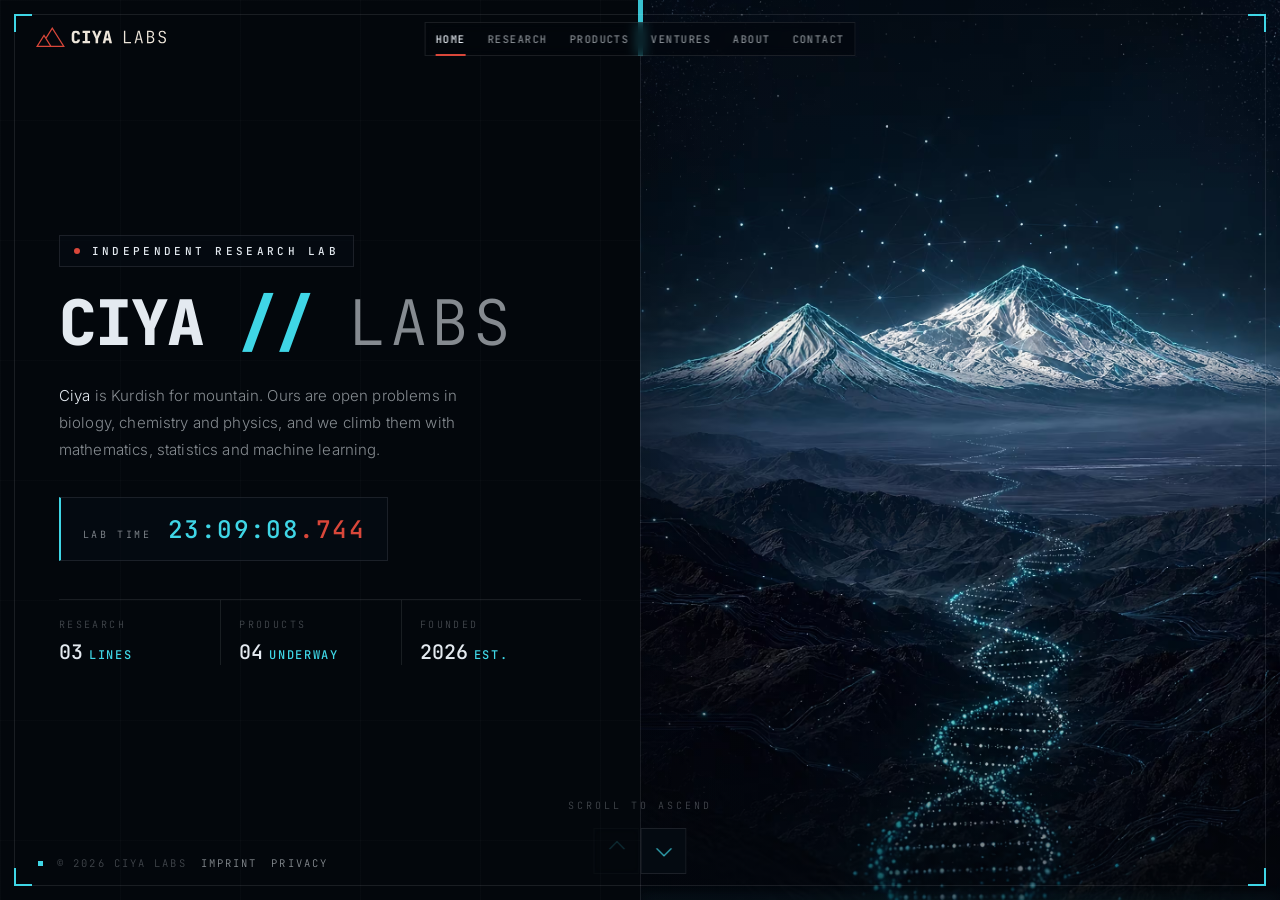
<file: index.html>
<!DOCTYPE html>
<!--
  Ciya Labs - website
  Layout and scroll engine based on the Machina template by TemplateMo
  (https://templatemo.com/tm-632-machina), heavily modified.
-->
<html lang="en">
    <head>
        <meta charset="UTF-8">
        <meta name="viewport" content="width=device-width, initial-scale=1.0">
        <title>Ciya Labs — Applied science, built into software</title>
        <meta name="description"
              content="Ciya Labs is an independent research lab. We apply mathematics, statistics and machine learning to open problems in biology, chemistry and physics: world models for biological design, systematic trading and whole brain emulation.">
        <meta name="theme-color" content="#03070C">
        <meta property="og:type" content="website">
        <meta property="og:title" content="Ciya Labs — Applied science, built into software">
        <meta property="og:description"
              content="Independent research lab: machine learning, computational biology and quantitative systems, turned into software we use every day.">
        <meta property="og:image" content="https://ciyalabs.com/assets/img/og.jpg">
        <link rel="icon" href="assets/logo/favicon.svg" type="image/svg+xml">
        <link rel="icon" href="favicon.ico" sizes="any">
        <link rel="apple-touch-icon" href="assets/logo/apple-touch-icon-180.png">
        <link rel="preload" href="assets/fonts/JetBrainsMono-var.woff2" as="font" type="font/woff2" crossorigin>
        <link rel="preload" href="assets/fonts/Inter-var.woff2" as="font" type="font/woff2" crossorigin>
        <link rel="stylesheet" href="assets/css/ciya.css?v=20261022a">
    </head>
    <body>
        <a class="skip-link" href="#main">SKIP TO CONTENT</a>
        <!-- ============================================================ -->
        <!-- HUD OVERLAY - fixed frame, navigation, progress              -->
        <!-- ============================================================ -->
        <header class="hud">
            <div class="hud-frame" aria-hidden="true">
                <span class="ck"></span>
            </div>
            <a class="hud-item hud-brand" href="#home" data-go="0" aria-label="Ciya Labs, home">
                <img src="assets/logo/ciya-logo-horizontal-dark-duo.svg" alt="Ciya Labs" width="130" height="20">
            </a>
            <nav class="hud-item hud-nav" aria-label="Sections">
                <a class="nav-btn active" href="#home" data-go="0"><span class="l">HOME</span></a>
                <a class="nav-btn" href="#research" data-go="1"><span class="l">RESEARCH</span></a>
                <a class="nav-btn" href="#products" data-go="2"><span class="l">PRODUCTS</span></a>
                <a class="nav-btn" href="#ventures" data-go="3"><span class="l">VENTURES</span></a>
                <a class="nav-btn" href="#about" data-go="4"><span class="l">ABOUT</span></a>
                <a class="nav-btn" href="#contact" data-go="5"><span class="l">CONTACT</span></a>
            </nav>
            <div class="hud-item hud-legal">
                <span class="dot" aria-hidden="true"></span>
                <span>&copy; <span class="year">2026</span> CIYA LABS</span>
                <a href="imprint.html">IMPRINT</a>
                <a href="privacy.html">PRIVACY</a>
            </div>
            <div class="hud-item hud-hint" id="hud-hint" aria-hidden="true">SCROLL TO ASCEND</div>
            <div class="hud-item hud-arrows">
                <button class="arrow-btn up" id="arrow-up" aria-label="Previous section" disabled>
                    <span class="chev" aria-hidden="true"></span>
                </button>
                <button class="arrow-btn down" id="arrow-down" aria-label="Next section">
                    <span class="chev" aria-hidden="true"></span>
                </button>
            </div>
        </header>
        <span class="seam" aria-hidden="true"></span>
        <main class="stage" id="main">
            <!-- ========================================================== -->
            <!-- BLOCK 1 // HOME                                             -->
            <!-- ========================================================== -->
            <section class="panel t-left" data-i="0" id="home" aria-labelledby="home-title">
                <div class="panel-inner">
                    <p class="eyebrow tag reveal">Independent research lab</p>
                    <h1 class="hero-title one-line reveal" id="home-title">
                        CIYA <span class="slash">//</span> <span class="thin">LABS</span>
                    </h1>
                    <p class="lede reveal"><em>Ciya</em> is Kurdish for mountain. Ours are open problems in biology,
                        chemistry and physics, and we climb them with mathematics, statistics and machine learning.</p>
                    <div class="clock-shell reveal" role="timer" aria-label="Local time at the lab">
                        <span class="clock-label">LAB TIME</span>
                        <span id="live-clock">00:00:00<span class="ms">.000</span></span>
                    </div>
                    <div class="spec-row reveal">
                        <div class="spec-cell"><span class="k">RESEARCH</span><span class="v">03<small>LINES</small></span></div>
                        <div class="spec-cell"><span class="k">PRODUCTS</span><span class="v">04<small>UNDERWAY</small></span></div>
                        <div class="spec-cell"><span class="k">FOUNDED</span><span class="v">2026<small>EST.</small></span></div>
                    </div>
                </div>
            </section>
            <section class="panel t-right panel-media" data-i="0" aria-label="Summit visual">
                <figure class="media-frame hero">
                    <picture>
                        <source srcset="assets/img/hero.avif" type="image/avif">
                        <source srcset="assets/img/hero.webp" type="image/webp">
                        <img src="assets/img/hero.jpg"
                             alt="Two snow-capped peaks at night, traced by a glowing wireframe, under a constellation of network nodes; a DNA helix of light winds through the valley below."
                             width="1600" height="2000" loading="eager" fetchpriority="high">
                    </picture>
                    <span class="scanline" aria-hidden="true"></span>
                </figure>
            </section>
            <!-- ========================================================== -->
            <!-- BLOCK 2 // RESEARCH                                         -->
            <!-- ========================================================== -->
            <section class="panel t-left" data-i="1" id="research" aria-labelledby="research-title">
                <div class="panel-inner">
                    <p class="eyebrow reveal">Research</p>
                    <h2 class="section-title reveal" id="research-title">RESEARCH <span class="slash">//</span> <span class="thin">LINES</span></h2>
                    <p class="lede reveal">Open problems we work on. Every line ends in code, a report, or both, and the
                        null results get written up too.</p>
                    <div class="accordion reveal" id="accordion">
                        <div class="acc-item">
                            <button class="acc-head" aria-expanded="false" aria-controls="acc-1" id="acc-h1">
                                <span class="acc-title">BioDreamer <small>WORLD MODELS</small></span>
                                <span class="acc-icon" aria-hidden="true"></span>
                            </button>
                            <div class="acc-body" id="acc-1" role="region" aria-labelledby="acc-h1">
                                <p>World models for biological design. JEPA-based world models and Active Inference learn
                                    latent simulators of molecular dynamics, protein fitness landscapes and gene regulatory
                                    networks, then plan multi-step interventions in imagination before paying for a real
                                    experiment.</p>
                                <div class="data-strip"><span>JEPA</span><span>ACTIVE INFERENCE</span><span>PROTEIN DESIGN</span></div>
                                <div class="link-row">
                                    <a class="ext" href="https://biodreamer.ciyalabs.com/" target="_blank" rel="noopener">Homepage</a>
                                </div>
                            </div>
                        </div>
                        <div class="acc-item">
                            <button class="acc-head" aria-expanded="false" aria-controls="acc-2" id="acc-h2">
                                <span class="acc-title">HydraTrade <small>SYSTEMATIC TRADING</small></span>
                                <span class="acc-icon" aria-hidden="true"></span>
                            </button>
                            <div class="acc-body" id="acc-2" role="region" aria-labelledby="acc-h2">
                                <p>Machine learning on markets, with the failures on record. Predicting the direction of the
                                    largest coins did not work (out-of-sample AUC 0.50–0.55). Ranking a point-in-time
                                    universe of coins against each other, market-neutral, did, and now runs unattended.
                                    A second report shows an equity edge dissolving into survivorship bias.</p>
                                <div class="data-strip"><span>CROSS-SECTIONAL</span><span>WALK-FORWARD</span><span>NULL RESULTS</span></div>
                                <div class="link-row">
                                    <a class="ext" href="https://hydratrade.ciyalabs.com/" target="_blank" rel="noopener">Homepage</a>
                                </div>
                            </div>
                        </div>
                        <div class="acc-item">
                            <button class="acc-head" aria-expanded="false" aria-controls="acc-3" id="acc-h3">
                                <span class="acc-title">Theseus <small>WHOLE BRAIN EMULATION</small></span>
                                <span class="acc-icon" aria-hidden="true"></span>
                            </button>
                            <div class="acc-body" id="acc-3" role="region" aria-labelledby="acc-h3">
                                <p>How much of a mind survives the scan? Theseus works to close the distance to
                                    downloading a human mind and uploading it again. The name comes from the Ship of
                                    Theseus: if every plank of a ship is replaced, one by one, is it still the same ship?
                                    A mind carried over to a new substrate faces the same question.</p>
                                <div class="data-strip"><span>WHOLE BRAIN EMULATION</span><span>MIND UPLOADING</span><span>PERSONAL IDENTITY</span></div>
                                <div class="link-row">
                                    <a class="ext" href="https://theseus.ciyalabs.com/" target="_blank" rel="noopener">Homepage</a>
                                </div>
                            </div>
                        </div>
                    </div>
                </div>
            </section>
            <section class="panel t-right panel-media" data-i="1" aria-label="Research scope: live visual of the selected research line">
                <div class="scope" id="scope">
                    <canvas id="scope-canvas" aria-hidden="true"></canvas>
                    <span class="scope-chip" id="scope-chip">CIYA LABS</span>
                    <div class="scope-read" aria-live="polite">
                        <span class="cap" id="scope-cap">REVERSE DIFFUSION // NOISE TO STRUCTURE</span>
                        <span id="scope-data">STEP 1000 / 1000</span>
                    </div>
                </div>
            </section>
            <!-- ========================================================== -->
            <!-- BLOCK 3 // PRODUCTS                                         -->
            <!-- ========================================================== -->
            <section class="panel t-left panel-media" data-i="2" aria-label="Product roadmap">
                <div class="roadmap">
                    <div class="roadmap-head">
                        <span class="live">ROADMAP</span>
                        <span>UPDATED OCTOBER 2026</span>
                    </div>
                    <ol class="rm-list">
                        <li class="rm-step is-now">
                            <span class="rm-when">NOW</span>
                            <div class="rm-body">
                                <b>Running in-house</b>
                                <span>Biryar runs our own trading business every day: sourcing, repricing, stock,
                                    cash and tax.</span>
                            </div>
                        </li>
                        <li class="rm-step">
                            <span class="rm-when">Q1 2027</span>
                            <div class="rm-body">
                                <b>Biryar Source beta</b>
                                <span>Opens to invited amazon.de sellers. The HydraTrade Research letter
                                    starts.</span>
                            </div>
                        </li>
                        <li class="rm-step">
                            <span class="rm-when">Q2 2027</span>
                            <div class="rm-body">
                                <b>Source launch, Biryar Tax beta</b>
                                <span>Source becomes available to all sellers, with a browser extension. Biryar
                                    Tax opens before the annual returns are due.</span>
                            </div>
                        </li>
                        <li class="rm-step">
                            <span class="rm-when">Q3 2027</span>
                            <div class="rm-body">
                                <b>Biryar Pro</b>
                                <span>Repricing, stock and cash planning, with Biryar Tax included.</span>
                            </div>
                        </li>
                        <li class="rm-step">
                            <span class="rm-when">2028</span>
                            <div class="rm-body">
                                <b>More for larger sellers</b>
                                <span>Reimbursement checks, drafted buyer replies and supplier-to-listing
                                    automation.</span>
                            </div>
                        </li>
                    </ol>
                    <p class="rm-foot">Dates are targets. Each step ships when the one before it works for real
                        users.</p>
                    <a class="ext rm-cta" href="mailto:info@ciyalabs.com?subject=Biryar%20beta">Join the beta</a>
                </div>
            </section>
            <section class="panel t-right" data-i="2" id="products" aria-labelledby="products-title">
                <div class="panel-inner carousel-panel">
                    <div class="head">
                        <p class="eyebrow reveal">Products</p>
                        <h2 class="section-title reveal" id="products-title">OUR <span class="slash">//</span> <span class="thin">PRODUCTS</span></h2>
                        <p class="lede reveal">Tools we use every day, opened to others step by step. The revenue
                            funds our research.</p>
                    </div>
                    <div class="c3d-stage reveal" id="c3d-stage" aria-label="Rotating product cards, drag to rotate">
                        <div class="c3d" id="c3d">
                            <article class="c3d-card">
                                <div class="card-face face-front">
                                    <span class="c-id">FOR AMAZON SELLERS</span>
                                    <h3 class="c-name">Biryar Source</h3>
                                    <p class="c-desc">Checks supplier price lists against amazon.de: fees, profit, gating and compliance for every item, plus German manufacturers worth contacting.</p>
                                    <p class="c-fig">BETA<small>Q1 2027</small></p>
                                </div>
                                <div class="card-face face-back" aria-hidden="true">
                                    <span class="back-id">PLATFORMS</span>
                                    <span class="back-rule"></span>
                                    <span class="back-label">WEB APP<br>BROWSER EXTENSION</span>
                                </div>
                            </article>
                            <article class="c3d-card">
                                <div class="card-face face-front">
                                    <span class="c-id">FOR AMAZON SELLERS</span>
                                    <h3 class="c-name">Biryar Pro</h3>
                                    <p class="c-desc">Everything in Source, plus repricing within limits you set, stock-out forecasts and a 90-day cash view. Nothing changes without your approval.</p>
                                    <p class="c-fig">PLANNED<small>Q3 2027</small></p>
                                </div>
                                <div class="card-face face-back" aria-hidden="true">
                                    <span class="back-id">PLATFORMS</span>
                                    <span class="back-rule"></span>
                                    <span class="back-label">WEB APP<br>PHONE</span>
                                </div>
                            </article>
                            <article class="c3d-card">
                                <div class="card-face face-front">
                                    <span class="c-id">FOR SOLE TRADERS</span>
                                    <h3 class="c-name">Biryar Tax</h3>
                                    <p class="c-desc">Bookkeeping and German VAT and EÜR filings for online sellers. Every rule cites its source, and you approve each submission to ELSTER.</p>
                                    <p class="c-fig">BETA<small>Q2 2027</small></p>
                                </div>
                                <div class="card-face face-back" aria-hidden="true">
                                    <span class="back-id">PLATFORMS</span>
                                    <span class="back-rule"></span>
                                    <span class="back-label">WEB APP<br>PHONE</span>
                                </div>
                            </article>
                            <article class="c3d-card" data-href="https://hydratrade.ciyalabs.com/">
                                <div class="card-face face-front">
                                    <span class="c-id">RESEARCH</span>
                                    <h3 class="c-name">HydraTrade Research</h3>
                                    <p class="c-desc">A report series on systematic trading, with the methods and the failures written up as carefully as the results.</p>
                                    <p class="c-fig">ONLINE<small>FREE REPORTS</small></p>
                                </div>
                                <div class="card-face face-back" aria-hidden="true">
                                    <span class="back-id">PLATFORMS</span>
                                    <span class="back-rule"></span>
                                    <span class="back-label">WEB<br>NEWSLETTER FROM 2027</span>
                                </div>
                            </article>
                        </div>
                    </div>
                    <div class="c3d-deck reveal">
                        <p class="c3d-status" id="c3d-status">BIRYAR SOURCE</p>
                        <div class="c3d-controls">
                            <button class="c3d-ctl" id="c3d-prev" aria-label="Previous product">
                                <span class="chev-l" aria-hidden="true"></span>
                            </button>
                            <button class="mod-btn active" data-mod="0" aria-label="Show Biryar Source"></button>
                            <button class="mod-btn" data-mod="1" aria-label="Show Biryar Pro"></button>
                            <button class="mod-btn" data-mod="2" aria-label="Show Biryar Tax"></button>
                            <button class="mod-btn" data-mod="3" aria-label="Show HydraTrade Research"></button>
                            <button class="c3d-ctl" id="c3d-next" aria-label="Next product">
                                <span class="chev-r" aria-hidden="true"></span>
                            </button>
                            <button class="c3d-ctl playing" id="c3d-play" aria-label="Pause rotation" aria-pressed="true">
                                <span class="ico-play" aria-hidden="true"></span>
                            </button>
                        </div>
                        <p class="c3d-hint">DRAG TO ROTATE, OR CLICK A CARD</p>
                    </div>
                </div>
            </section>
            <!-- ========================================================== -->
            <!-- BLOCK 4 // VENTURES                                         -->
            <!-- ========================================================== -->
            <section class="panel t-left" data-i="3" id="ventures" aria-labelledby="ventures-title">
                <div class="panel-inner">
                    <p class="eyebrow reveal">Ventures</p>
                    <h2 class="section-title reveal" id="ventures-title">OWN <span class="slash">//</span> <span class="thin">OPERATIONS</span></h2>
                    <p class="lede reveal">We run our own businesses on our own software. They are the test bench, and
                        they fund the research.</p>
                    <div class="tab-rail reveal" role="tablist" aria-label="Ventures">
                        <button class="tab-btn active" role="tab" aria-selected="true" aria-controls="tab-panel" data-tab="samani">SAMANI VENTURES</button>
                        <button class="tab-btn" role="tab" aria-selected="false" aria-controls="tab-panel" data-tab="hydra">HYDRATRADE</button>
                    </div>
                    <div class="tab-copy reveal" id="tab-panel" role="tabpanel">
                        <p id="tab-copy-text">Online retail on Amazon and in our own store. Sourcing, pricing, inventory
                            and customer support run through Biryar, and a human approves every action that moves money.</p>
                        <div class="tab-meta" id="tab-meta">
                            <span class="tab-chip">AMAZON</span>
                            <span class="tab-chip">SHOPIFY</span>
                            <span class="tab-chip">RUNS ON BIRYAR</span>
                        </div>
                        <div class="link-row tab-links" id="tab-links">
                            <a class="ext" href="https://dsynq9-bg.myshopify.com/" target="_blank" rel="noopener">Visit the store</a>
                        </div>
                    </div>
                </div>
            </section>
            <section class="panel t-right panel-media" data-i="3" aria-label="Venture readout">
                <div class="kinetic-panel">
                    <p class="kinetic-label" id="kinetic-label">VENTURE // SAMANI VENTURES</p>
                    <p class="kinetic-value" id="kinetic-value">08 BOTS<br>01 HUMAN</p>
                    <p class="kinetic-sub" id="kinetic-sub"><b>BIRYAR</b> OPERATIONS PLATFORM</p>
                </div>
            </section>
            <!-- ========================================================== -->
            <!-- BLOCK 5 // ABOUT                                            -->
            <!-- ========================================================== -->
            <section class="panel t-left panel-media" data-i="4" aria-label="Summit detail">
                <figure class="media-frame">
                    <picture>
                        <source srcset="assets/img/summit.webp" type="image/webp">
                        <img src="assets/img/summit.jpg"
                             alt="Close-up of the larger summit: real snow dissolving into a glowing wireframe mesh."
                             width="1300" height="1625" loading="lazy">
                    </picture>
                </figure>
            </section>
            <section class="panel t-right" data-i="4" id="about" aria-labelledby="about-title">
                <div class="panel-inner">
                    <p class="eyebrow reveal">About</p>
                    <h2 class="section-title reveal" id="about-title">WHY <span class="slash">//</span> <span class="thin">CIYA</span></h2>
                    <p class="mission reveal">An independent lab for open problems in biology, chemistry and physics,
                        worked on with mathematics, statistics and machine learning. Our products fund the
                        research.</p>
                    <ul class="interests reveal">
                        <li><b>World models</b><span>Learned simulators that plan experiments.</span></li>
                        <li><b>Molecular design</b><span>Protein fitness, structure and dynamics.</span></li>
                        <li><b>Neural systems</b><span>Networks rebuilt from noisy measurements.</span></li>
                        <li><b>Physics-aware ML</b><span>Models that respect physical laws.</span></li>
                        <li><b>Active inference</b><span>Learning under the Free Energy Principle.</span></li>
                        <li><b>Markets as a testbed</b><span>Every claim tested out of sample.</span></li>
                    </ul>
                    <div class="principles reveal" aria-label="How we work">
                        <span class="tab-chip">NULL RESULTS PUBLISHED</span>
                        <span class="tab-chip">REPRODUCIBLE BY DEFAULT</span>
                        <span class="tab-chip">PEOPLE MAKE THE CALL</span>
                    </div>
                    <p class="founder reveal">Founded in 2026 by <a href="https://loghmansamani.ciyalabs.com/" target="_blank" rel="noopener"><b>Loghman Samani</b></a>.</p>
                </div>
            </section>
            <!-- ========================================================== -->
            <!-- BLOCK 6 // CONTACT                                          -->
            <!-- ========================================================== -->
            <section class="panel t-left" data-i="5" id="contact" aria-labelledby="contact-title">
                <div class="panel-inner">
                    <p class="eyebrow reveal">Contact</p>
                    <h2 class="section-title reveal" id="contact-title">OPEN <span class="slash">//</span> <span class="thin">CHANNEL</span></h2>
                    <p class="lede reveal">Write to us about a research collaboration, early access to a product or
                        one of our reports.</p>
                    <ul class="channels reveal">
                        <li><span class="k">EMAIL</span><a class="v primary" href="mailto:info@ciyalabs.com">info@ciyalabs.com</a></li>
                        <li><span class="k">GITHUB</span><a class="v" href="https://github.com/ciyalabs" target="_blank" rel="noopener">github.com/ciyalabs</a></li>
                        <li><span class="k">FOUNDER</span><a class="v" href="mailto:loghmansamani@ciyalabs.com">loghmansamani@ciyalabs.com</a></li>
                        <li><span class="k">WEBSITE</span><a class="v" href="https://loghmansamani.ciyalabs.com/" target="_blank" rel="noopener">loghmansamani.ciyalabs.com</a></li>
                    </ul>
                    <div class="legal-row reveal">
                        <span>&copy; <span class="year">2026</span> CIYA LABS</span>
                        <a href="imprint.html">IMPRINT</a>
                        <a href="privacy.html">PRIVACY</a>
                    </div>
                </div>
            </section>
            <section class="panel t-right panel-media" data-i="5" aria-label="Helix detail">
                <figure class="media-frame">
                    <picture>
                        <source srcset="assets/img/helix.webp" type="image/webp">
                        <img src="assets/img/helix.jpg"
                             alt="A double helix made of points of light winding through dark terrain."
                             width="1040" height="1300" loading="lazy">
                    </picture>
                </figure>
            </section>
        </main>
        <script src="assets/js/scope.js?v=20261022a"></script>
        <script src="assets/js/ciya.js?v=20261022a"></script>
    </body>
</html>
</file>
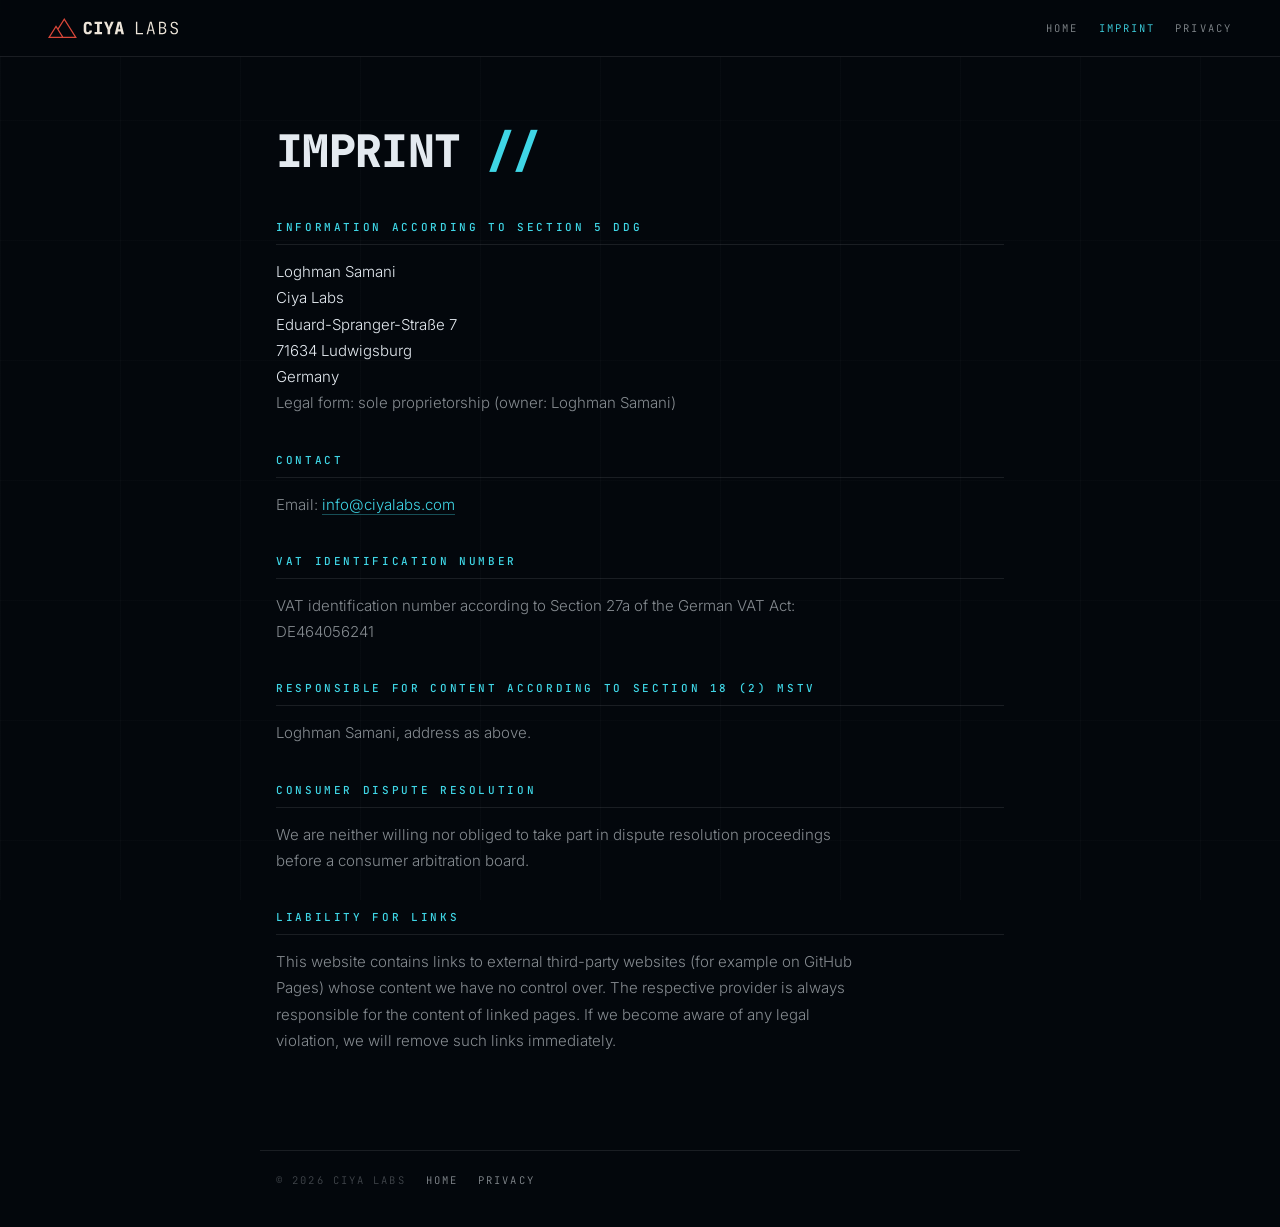
<file: imprint.html>
<!DOCTYPE html>
<html lang="en" class="doc">
    <head>
        <meta charset="UTF-8">
        <meta name="viewport" content="width=device-width, initial-scale=1.0">
        <title>Imprint — Ciya Labs</title>
        <meta name="robots" content="noindex">
        <meta name="theme-color" content="#03070C">
        <link rel="icon" href="assets/logo/favicon.svg" type="image/svg+xml">
        <link rel="icon" href="favicon.ico" sizes="any">
        <link rel="stylesheet" href="assets/css/ciya.css?v=20261022a">
    </head>
    <body class="doc">
        <header class="doc-head">
            <a href="index.html" aria-label="Ciya Labs, home"><img src="assets/logo/ciya-logo-horizontal-dark-duo.svg" alt="Ciya Labs" width="130" height="20"></a>
            <nav aria-label="Legal">
                <a href="index.html">HOME</a>
                <a href="imprint.html" aria-current="page">IMPRINT</a>
                <a href="privacy.html">PRIVACY</a>
            </nav>
        </header>
        <main class="doc-main">
            <h1>Imprint <span class="slash">//</span></h1>
            <section>
                <h2>Information according to Section 5 DDG</h2>
                <address>
                    Loghman Samani<br>
                    Ciya Labs<br>
                    Eduard-Spranger-Straße 7<br>
                    71634 Ludwigsburg<br>
                    Germany
                </address>
                <p>Legal form: sole proprietorship (owner: Loghman Samani)</p>
            </section>
            <section>
                <h2>Contact</h2>
                <p>Email: <a href="mailto:info@ciyalabs.com">info@ciyalabs.com</a></p>
            </section>
            <section>
                <h2>VAT identification number</h2>
                <p>VAT identification number according to Section 27a of the German VAT Act: DE464056241</p>
            </section>
            <section>
                <h2>Responsible for content according to Section 18 (2) MStV</h2>
                <p>Loghman Samani, address as above.</p>
            </section>
            <section>
                <h2>Consumer dispute resolution</h2>
                <p>We are neither willing nor obliged to take part in dispute resolution proceedings before a
                    consumer arbitration board.</p>
            </section>
            <section>
                <h2>Liability for links</h2>
                <p>This website contains links to external third-party websites (for example on GitHub Pages) whose content we have no control over. The respective provider is always responsible
                    for the content of linked pages. If we become aware of any legal violation, we will remove such
                    links immediately.</p>
            </section>
        </main>
        <footer class="doc-foot">
            <span>&copy; <span class="year">2026</span> CIYA LABS</span>
            <a href="index.html">HOME</a>
            <a href="privacy.html">PRIVACY</a>
        </footer>
        <script>
            document.querySelectorAll('.year').forEach(function(el) {
                el.textContent = new Date().getFullYear();
            });
        </script>
    </body>
</html>
</file>
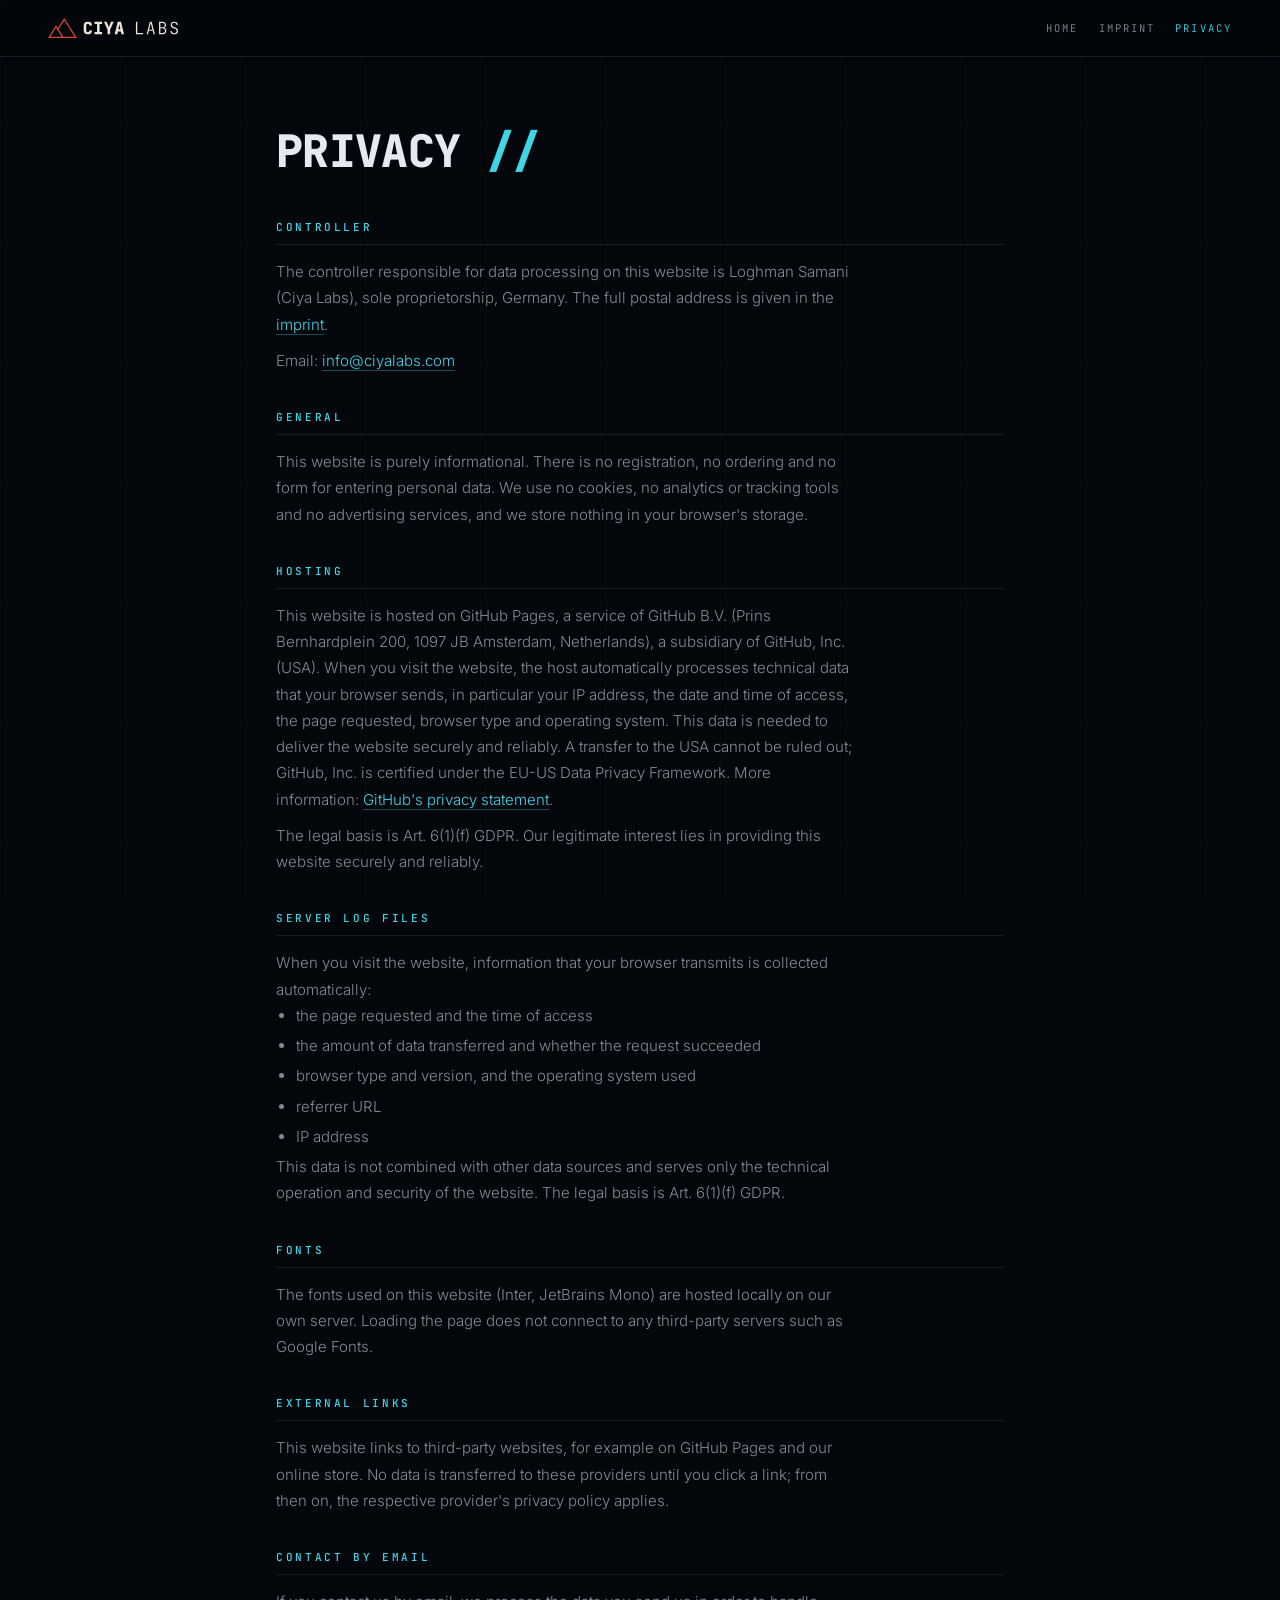
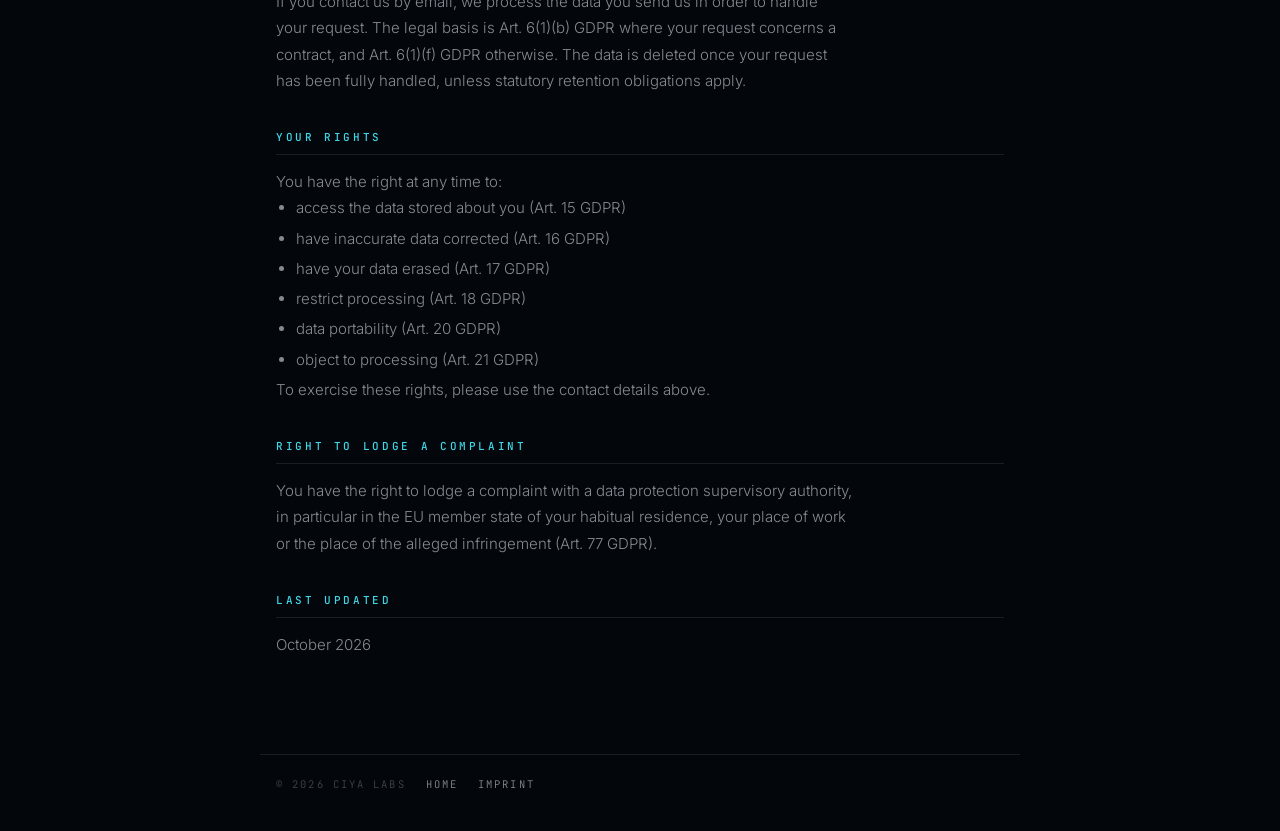
<file: privacy.html>
<!DOCTYPE html>
<html lang="en" class="doc">
    <head>
        <meta charset="UTF-8">
        <meta name="viewport" content="width=device-width, initial-scale=1.0">
        <title>Privacy Policy — Ciya Labs</title>
        <meta name="robots" content="noindex">
        <meta name="theme-color" content="#03070C">
        <link rel="icon" href="assets/logo/favicon.svg" type="image/svg+xml">
        <link rel="icon" href="favicon.ico" sizes="any">
        <link rel="stylesheet" href="assets/css/ciya.css?v=20261022a">
    </head>
    <body class="doc">
        <header class="doc-head">
            <a href="index.html" aria-label="Ciya Labs, home"><img src="assets/logo/ciya-logo-horizontal-dark-duo.svg" alt="Ciya Labs" width="130" height="20"></a>
            <nav aria-label="Legal">
                <a href="index.html">HOME</a>
                <a href="imprint.html">IMPRINT</a>
                <a href="privacy.html" aria-current="page">PRIVACY</a>
            </nav>
        </header>
        <main class="doc-main">
            <h1>Privacy <span class="slash">//</span></h1>
            <section>
                <h2>Controller</h2>
                <p>The controller responsible for data processing on this website is Loghman Samani (Ciya Labs),
                    sole proprietorship, Germany. The full postal address is given in the
                    <a href="imprint.html">imprint</a>.</p>
                <p>Email: <a href="mailto:info@ciyalabs.com">info@ciyalabs.com</a></p>
            </section>
            <section>
                <h2>General</h2>
                <p>This website is purely informational. There is no registration, no ordering and no form for
                    entering personal data. We use no cookies, no analytics or tracking tools and no advertising
                    services, and we store nothing in your browser's storage.</p>
            </section>
            <section>
                <h2>Hosting</h2>
                <p>This website is hosted on GitHub Pages, a service of GitHub B.V. (Prins Bernhardplein 200,
                    1097 JB Amsterdam, Netherlands), a subsidiary of GitHub, Inc. (USA). When you visit the website,
                    the host automatically processes technical data that your browser sends, in particular your IP
                    address, the date and time of access, the page requested, browser type and operating system.
                    This data is needed to deliver the website securely and reliably. A transfer to the USA cannot
                    be ruled out; GitHub, Inc. is certified under the EU-US Data Privacy Framework. More information:
                    <a href="https://docs.github.com/en/site-policy/privacy-policies/github-general-privacy-statement" rel="noopener">GitHub's privacy statement</a>.</p>
                <p>The legal basis is Art. 6(1)(f) GDPR. Our legitimate interest lies in providing this website
                    securely and reliably.</p>
            </section>
            <section>
                <h2>Server log files</h2>
                <p>When you visit the website, information that your browser transmits is collected
                    automatically:</p>
                <ul>
                    <li>the page requested and the time of access</li>
                    <li>the amount of data transferred and whether the request succeeded</li>
                    <li>browser type and version, and the operating system used</li>
                    <li>referrer URL</li>
                    <li>IP address</li>
                </ul>
                <p>This data is not combined with other data sources and serves only the technical operation and
                    security of the website. The legal basis is Art. 6(1)(f) GDPR.</p>
            </section>
            <section>
                <h2>Fonts</h2>
                <p>The fonts used on this website (Inter, JetBrains Mono) are hosted locally on our own server.
                    Loading the page does not connect to any third-party servers such as Google Fonts.</p>
            </section>
            <section>
                <h2>External links</h2>
                <p>This website links to third-party websites, for example on GitHub Pages and our online
                    store. No data is transferred to these providers until you click a link; from then on, the
                    respective provider's privacy policy applies.</p>
            </section>
            <section>
                <h2>Contact by email</h2>
                <p>If you contact us by email, we process the data you send us in order to handle your request.
                    The legal basis is Art. 6(1)(b) GDPR where your request concerns a contract, and Art. 6(1)(f)
                    GDPR otherwise. The data is deleted once your request has been fully handled, unless statutory
                    retention obligations apply.</p>
            </section>
            <section>
                <h2>Your rights</h2>
                <p>You have the right at any time to:</p>
                <ul>
                    <li>access the data stored about you (Art. 15 GDPR)</li>
                    <li>have inaccurate data corrected (Art. 16 GDPR)</li>
                    <li>have your data erased (Art. 17 GDPR)</li>
                    <li>restrict processing (Art. 18 GDPR)</li>
                    <li>data portability (Art. 20 GDPR)</li>
                    <li>object to processing (Art. 21 GDPR)</li>
                </ul>
                <p>To exercise these rights, please use the contact details above.</p>
            </section>
            <section>
                <h2>Right to lodge a complaint</h2>
                <p>You have the right to lodge a complaint with a data protection supervisory authority, in
                    particular in the EU member state of your habitual residence, your place of work or the place
                    of the alleged infringement (Art. 77 GDPR).</p>
            </section>
            <section>
                <h2>Last updated</h2>
                <p>October 2026</p>
            </section>
        </main>
        <footer class="doc-foot">
            <span>&copy; <span class="year">2026</span> CIYA LABS</span>
            <a href="index.html">HOME</a>
            <a href="imprint.html">IMPRINT</a>
        </footer>
        <script>
            document.querySelectorAll('.year').forEach(function(el) {
                el.textContent = new Date().getFullYear();
            });
        </script>
    </body>
</html>
</file>
<file: assets/css/ciya.css>
/*
  Ciya Labs - site styles
  Built on the Machina template by TemplateMo (https://templatemo.com/tm-632-machina),
  re-themed and extended: six blocks, HUD navigation, research scope, product roadmap, legal pages.
*/

/* ---------------------------------------------------------- */
/* FONTS - self-hosted (no third-party requests)               */
/* ---------------------------------------------------------- */

@font-face {
    font-family: 'JetBrains Mono';
    src: url('../fonts/JetBrainsMono-var.woff2') format('woff2');
    font-weight: 100 800;
    font-style: normal;
    font-display: swap;
}

@font-face {
    font-family: 'Inter';
    src: url('../fonts/Inter-var.woff2') format('woff2');
    font-weight: 100 900;
    font-style: normal;
    font-display: swap;
}

:root {
    --void: #03070C;
    /* deep night - matches the hero image edges */
    --panel: #060C14;
    /* raised surface */
    --silver: #E4EAF0;
    /* text */
    --dim: rgba(228, 234, 240, 0.58);
    --faint: rgba(228, 234, 240, 0.28);
    --line: rgba(228, 234, 240, 0.10);
    --cyan: #3FD6E6;
    /* glacier cyan - sampled from the hero glow */
    --cyan-rgb: 63, 214, 230;
    --cyan-soft: rgba(63, 214, 230, 0.10);
    --cyan-glass: rgba(63, 214, 230, 0.05);
    --red: #D9473A;
    /* Ciya ember - the logo red, used for active states */
    --red-rgb: 217, 71, 58;
    --disp: 'JetBrains Mono', ui-monospace, 'DejaVu Sans Mono', monospace;
    --body: 'Inter', system-ui, sans-serif;
    --ease-silk: cubic-bezier(0.22, 1, 0.36, 1);
    --pad-y: clamp(84px, 11vh, 112px);
    --pad-x: clamp(32px, 4.6vw, 84px);
}

* {
    margin: 0;
    padding: 0;
    box-sizing: border-box;
}

html,
body {
    height: 100%;
    overflow: hidden;
    /* virtual scroll engine owns the page */
    overscroll-behavior: none;
}

body {
    background: var(--void);
    color: var(--silver);
    font-family: var(--body);
    font-weight: 300;
    -webkit-font-smoothing: antialiased;
}

/* faint engineering grid behind everything */
body::before {
    content: "";
    position: fixed;
    inset: 0;
    background:
        repeating-linear-gradient(to right, rgba(228, 234, 240, 0.025) 0 1px, transparent 1px 120px),
        repeating-linear-gradient(to bottom, rgba(228, 234, 240, 0.02) 0 1px, transparent 1px 120px);
    pointer-events: none;
    z-index: 0;
}

::selection {
    background: var(--cyan);
    color: var(--void);
}

a {
    color: inherit;
    text-decoration: none;
}

button {
    font-family: inherit;
    background: none;
    border: 0;
    color: inherit;
    cursor: pointer;
}

button:focus-visible,
a:focus-visible {
    outline: 1px solid var(--cyan);
    outline-offset: 3px;
}

.skip-link {
    position: fixed;
    top: -60px;
    left: 20px;
    z-index: 50;
    padding: 10px 16px;
    background: var(--cyan);
    color: var(--void);
    font: 500 12px var(--disp);
    letter-spacing: 0.2em;
}

.skip-link:focus {
    top: 20px;
}

.sr-only {
    position: absolute;
    width: 1px;
    height: 1px;
    overflow: hidden;
    clip: rect(0 0 0 0);
    white-space: nowrap;
}

/* ---------------------------------------------------------- */
/* STAGE AND TRACK PANELS                                      */
/* ---------------------------------------------------------- */

.stage {
    position: relative;
    z-index: 1;
}

.panel {
    position: fixed;
    top: 0;
    height: 100vh;
    width: 50%;
    display: flex;
    align-items: center;
    will-change: transform;
}

.t-left {
    left: 0;
}

.t-right {
    left: 50%;
}

.panel-inner {
    width: 100%;
    max-height: 100vh;
    overflow-y: auto;
    scrollbar-width: none;
    padding: var(--pad-y) var(--pad-x);
}

.panel-inner::-webkit-scrollbar {
    display: none;
}

/* center seam */
.seam {
    position: fixed;
    top: 0;
    left: 50%;
    width: 1px;
    height: 100vh;
    background: var(--line);
    z-index: 4;
    pointer-events: none;
}

.seam::after {
    content: "";
    position: absolute;
    left: -2px;
    top: 0;
    width: 5px;
    height: 56px;
    background: var(--cyan);
    opacity: 0.9;
    transform: translateY(var(--seam-y, 0px));
}

/* full-bleed media panels */
.panel-media {
    padding: 0;
    align-items: stretch;
}

.media-frame {
    position: relative;
    width: 100%;
    height: 100%;
    overflow: hidden;
    background: var(--panel);
}

.media-frame picture,
.media-frame img {
    width: 100%;
    height: 100%;
    display: block;
}

.media-frame img {
    object-fit: cover;
    filter: saturate(0.9) contrast(1.05) brightness(0.9);
}

/* the hero keeps its own colour; detail crops sit a touch quieter */
.media-frame.hero img {
    object-position: 50% 40%;
    filter: none;
}

/* soft vignette that blends photography into the HUD */
.media-frame::after {
    content: "";
    position: absolute;
    inset: 0;
    background:
        linear-gradient(to bottom, rgba(3, 7, 12, 0.35), transparent 22%, transparent 70%, rgba(3, 7, 12, 0.6)),
        linear-gradient(to right, rgba(3, 7, 12, 0.35), transparent 18%);
    pointer-events: none;
}

.t-left .media-frame::after {
    background:
        linear-gradient(to bottom, rgba(3, 7, 12, 0.35), transparent 22%, transparent 70%, rgba(3, 7, 12, 0.6)),
        linear-gradient(to left, rgba(3, 7, 12, 0.35), transparent 18%);
}

/* captions sit top-left, clear of the HUD's corner and centre controls */
.media-tag {
    position: absolute;
    left: 28px;
    top: 84px;
    z-index: 2;
    font-family: var(--disp);
    font-size: 11px;
    letter-spacing: 0.24em;
    color: var(--silver);
    background: rgba(3, 7, 12, 0.6);
    border: 1px solid var(--line);
    padding: 10px 14px;
    backdrop-filter: blur(4px);
}

.media-tag b {
    color: var(--cyan);
    font-weight: 500;
}

/* infinite scan line on the hero image */
.scanline {
    position: absolute;
    left: 0;
    width: 100%;
    height: 1px;
    background: var(--cyan);
    box-shadow: 0 0 14px rgba(var(--cyan-rgb), 0.9), 0 0 40px rgba(var(--cyan-rgb), 0.35);
    z-index: 2;
    opacity: 0.7;
    animation: scanY 7s linear infinite;
}

@keyframes scanY {
    0% {
        top: -2px;
    }

    50% {
        top: 100%;
    }

    100% {
        top: -2px;
    }
}

/* ---------------------------------------------------------- */
/* SHARED TYPE PARTS                                           */
/* ---------------------------------------------------------- */

.eyebrow {
    display: flex;
    align-items: center;
    gap: 14px;
    font-family: var(--disp);
    font-size: 11px;
    font-weight: 500;
    letter-spacing: 0.3em;
    color: var(--cyan);
    margin-bottom: 26px;
    text-transform: uppercase;
}

.eyebrow::before {
    content: "";
    width: 6px;
    height: 6px;
    background: var(--red);
    flex: 0 0 6px;
}

/* hero: the eyebrow as a small status tag */
.eyebrow.tag {
    display: inline-flex;
    gap: 12px;
    padding: 8px 14px;
    border: 1px solid var(--line);
    background: rgba(6, 12, 20, 0.6);
    color: var(--silver);
}

.eyebrow.tag::before {
    border-radius: 50%;
    box-shadow: 0 0 0 0 rgba(var(--red-rgb), 0.6);
    animation: tag-pulse 2.4s ease-out infinite;
}

@keyframes tag-pulse {
    0% { box-shadow: 0 0 0 0 rgba(var(--red-rgb), 0.55); }
    70%, 100% { box-shadow: 0 0 0 8px rgba(var(--red-rgb), 0); }
}

.lede {
    color: var(--dim);
    font-size: 15px;
    line-height: 1.8;
    letter-spacing: 0.01em;
    max-width: 48ch;
}

.lede em {
    color: var(--silver);
    font-style: normal;
}

.section-title {
    font-family: var(--disp);
    font-weight: 800;
    font-size: clamp(1.9rem, 3vw, 3rem);
    line-height: 1.04;
    text-transform: uppercase;
    letter-spacing: -0.015em;
    margin-bottom: 18px;
}

.section-title .slash,
.hero-title .slash {
    color: var(--cyan);
}

.section-title .thin,
.hero-title .thin {
    font-weight: 300;
    color: var(--dim);
}

.link-row {
    display: flex;
    flex-wrap: wrap;
    gap: 10px;
}

.ext {
    display: inline-flex;
    align-items: center;
    gap: 8px;
    font-family: var(--disp);
    font-size: 10.5px;
    font-weight: 500;
    letter-spacing: 0.2em;
    color: var(--silver);
    border: 1px solid var(--line);
    padding: 8px 12px;
    text-transform: uppercase;
    transition: border-color 0.25s, color 0.25s, background 0.25s;
}

.ext::after {
    content: "\2197";
    color: var(--cyan);
    letter-spacing: 0;
    transition: color 0.25s, transform 0.25s var(--ease-silk);
}

.ext:hover {
    border-color: var(--red);
    color: var(--red);
    background: rgba(var(--red-rgb), 0.06);
}

.ext.is-soon {
    color: var(--faint);
    border-style: dashed;
    cursor: default;
}

.ext.is-soon::after {
    content: none;
}

.ext.is-soon:hover {
    color: var(--faint);
    border-color: var(--line);
    background: none;
}

.ext:hover::after {
    color: var(--red);
    transform: translate(2px, -2px);
}

/* ---------------------------------------------------------- */
/* BLOCK 1 // HOME                                             */
/* ---------------------------------------------------------- */

.hero-title {
    font-family: var(--disp);
    font-weight: 800;
    font-size: clamp(3.2rem, 6.6vw, 6.8rem);
    line-height: 0.95;
    letter-spacing: -0.03em;
    text-transform: uppercase;
    margin-bottom: 30px;
}

.hero-title .thin {
    letter-spacing: 0.12em;
}

/* one line: CIYA // LABS */
.hero-title.one-line {
    font-size: clamp(2.6rem, 4.9vw, 5.2rem);
    white-space: nowrap;
}

.hero-title.one-line .thin {
    letter-spacing: 0.06em;
}

.clock-shell {
    display: inline-flex;
    align-items: baseline;
    flex-wrap: wrap;
    gap: 6px 16px;
    border: 1px solid var(--line);
    border-left: 2px solid var(--cyan);
    padding: 15px 22px;
    margin: 34px 0 38px;
    background: rgba(6, 12, 20, 0.7);
}

.clock-label {
    font-family: var(--disp);
    font-size: 10px;
    letter-spacing: 0.26em;
    color: var(--dim);
}

#live-clock {
    font-family: var(--disp);
    font-weight: 500;
    font-size: clamp(1.25rem, 1.9vw, 1.7rem);
    letter-spacing: 0.06em;
    color: var(--cyan);
    font-variant-numeric: tabular-nums;
    min-width: 11ch;
}

#live-clock .ms {
    color: var(--red);
}

.spec-row {
    display: flex;
    flex-wrap: wrap;
    gap: 0;
    border-top: 1px solid var(--line);
    max-width: 560px;
}

.spec-cell {
    flex: 1 1 0;
    min-width: 120px;
    padding: 18px 18px 0 0;
    border-right: 1px solid var(--line);
    margin-right: 18px;
}

.spec-cell:last-child {
    border-right: 0;
    margin-right: 0;
}

.spec-cell .k {
    font-family: var(--disp);
    font-size: 10px;
    letter-spacing: 0.24em;
    color: var(--faint);
    display: block;
    margin-bottom: 8px;
}

.spec-cell .v {
    font-family: var(--disp);
    font-weight: 500;
    font-size: 1.25rem;
    color: var(--silver);
}

.spec-cell .v small {
    font-size: 0.6em;
    letter-spacing: 0.14em;
    color: var(--cyan);
    margin-left: 6px;
}

/* ---------------------------------------------------------- */
/* BLOCK 2 // RESEARCH ACCORDION + SCOPE                       */
/* ---------------------------------------------------------- */

.accordion {
    margin-top: 30px;
    border-top: 1px solid var(--line);
}

.acc-item {
    border: 1px solid transparent;
    border-bottom: 1px solid var(--line);
    transition: border-color 0.35s var(--ease-silk), background 0.35s var(--ease-silk);
}

.acc-item.open {
    border: 1px solid rgba(var(--cyan-rgb), 0.7);
    background: var(--cyan-glass);
}

.acc-head {
    width: 100%;
    display: flex;
    align-items: center;
    gap: 18px;
    text-align: left;
    padding: 18px 18px;
}

.acc-title {
    flex: 1;
    display: flex;
    flex-wrap: wrap;
    align-items: baseline;
    gap: 4px 14px;
    font-family: var(--disp);
    font-weight: 600;
    font-size: 1rem;
    letter-spacing: 0.1em;
    text-transform: uppercase;
    transition: color 0.25s;
}

.acc-title small {
    font-weight: 400;
    font-size: 10.5px;
    letter-spacing: 0.18em;
    color: var(--faint);
}

.acc-icon {
    position: relative;
    width: 14px;
    height: 14px;
    flex: 0 0 14px;
}

.acc-icon::before,
.acc-icon::after {
    content: "";
    position: absolute;
    background: var(--cyan);
    transition: transform 0.4s var(--ease-silk), background 0.3s;
}

.acc-icon::before {
    left: 0;
    top: 6px;
    width: 14px;
    height: 2px;
}

.acc-icon::after {
    left: 6px;
    top: 0;
    width: 2px;
    height: 14px;
}

.acc-item.open .acc-icon::after {
    transform: scaleY(0);
}

.acc-item.open .acc-icon::before {
    background: var(--red);
}

.acc-head:hover .acc-title {
    color: var(--cyan);
}

.acc-body {
    max-height: 0;
    overflow: hidden;
    transition: max-height 0.55s var(--ease-silk);
}

.acc-body p {
    padding: 0 18px 16px 18px;
    color: var(--dim);
    font-size: 13.5px;
    line-height: 1.75;
}

.acc-body .data-strip {
    display: flex;
    flex-wrap: wrap;
    gap: 8px 22px;
    padding: 0 18px 16px 18px;
    font-family: var(--disp);
    font-size: 10.5px;
    letter-spacing: 0.16em;
    color: var(--cyan);
}

.acc-body .link-row {
    padding: 0 18px 20px 18px;
}

/* research scope - a live visual per research line */
.scope {
    position: relative;
    width: 100%;
    height: 100%;
    overflow: hidden;
    background:
        radial-gradient(ellipse at 50% 45%, rgba(var(--cyan-rgb), 0.06), transparent 65%),
        var(--panel);
}

.scope canvas {
    position: absolute;
    inset: 0;
    width: 100%;
    height: 100%;
    display: block;
}

.scope-chip {
    position: absolute;
    top: 84px;
    left: 28px;
    z-index: 3;
    font-family: var(--disp);
    font-size: 11px;
    letter-spacing: 0.24em;
    color: var(--silver);
    background: rgba(3, 7, 12, 0.6);
    border: 1px solid var(--line);
    border-left: 2px solid var(--cyan);
    padding: 10px 14px;
    backdrop-filter: blur(4px);
}

.scope-chip.blip {
    border-left-color: var(--red);
}

.scope-read {
    position: absolute;
    left: 28px;
    right: 28px;
    bottom: 96px;
    z-index: 3;
    display: flex;
    flex-wrap: wrap;
    justify-content: space-between;
    gap: 10px;
    font-family: var(--disp);
    font-size: 10.5px;
    letter-spacing: 0.2em;
    color: var(--cyan);
}

.scope-read span {
    background: rgba(3, 7, 12, 0.7);
    border: 1px solid rgba(var(--cyan-rgb), 0.3);
    padding: 8px 12px;
    backdrop-filter: blur(4px);
}

.scope-read .cap {
    color: var(--dim);
    border-color: var(--line);
}

/* ---------------------------------------------------------- */
/* BLOCK 3 // PRODUCTS ROADMAP + 3D CAROUSEL                   */
/* ---------------------------------------------------------- */

.roadmap {
    position: relative;
    width: 100%;
    height: 100%;
    display: flex;
    flex-direction: column;
    justify-content: center;
    padding: var(--pad-y) var(--pad-x);
    background:
        radial-gradient(circle at 20% 80%, rgba(var(--red-rgb), 0.05), transparent 55%),
        var(--panel);
    overflow: hidden;
}

.roadmap-head {
    display: flex;
    justify-content: space-between;
    gap: 12px;
    flex-wrap: wrap;
    font-family: var(--disp);
    font-size: 10.5px;
    letter-spacing: 0.24em;
    color: var(--dim);
    padding-bottom: 14px;
    border-bottom: 1px solid var(--line);
    max-width: 620px;
}

.roadmap-head .live {
    color: var(--silver);
}

.roadmap-head .live::before {
    content: "";
    display: inline-block;
    width: 6px;
    height: 6px;
    margin-right: 10px;
    background: var(--red);
    vertical-align: 1px;
}

/* vertical timeline: a rail with one node per step */
.rm-list {
    list-style: none;
    margin: 26px 0 0;
    padding: 0;
    max-width: 620px;
}

.rm-step {
    position: relative;
    display: grid;
    grid-template-columns: 9ch 1fr;
    gap: 22px;
    padding: 0 0 22px 26px;
}

.rm-step::before {
    content: "";
    position: absolute;
    left: 4px;
    top: 8px;
    bottom: -8px;
    width: 1px;
    background: var(--line);
}

.rm-step:last-child::before {
    display: none;
}

.rm-step::after {
    content: "";
    position: absolute;
    left: 0;
    top: 4px;
    width: 9px;
    height: 9px;
    border: 1px solid rgba(var(--cyan-rgb), 0.8);
    background: var(--panel);
}

.rm-step.is-now::after {
    border-color: var(--red);
    background: var(--red);
    box-shadow: 0 0 0 0 rgba(var(--red-rgb), 0.55);
    animation: tag-pulse 2.4s ease-out infinite;
}

.rm-when {
    font-family: var(--disp);
    font-size: 11px;
    font-weight: 500;
    letter-spacing: 0.2em;
    color: var(--cyan);
    padding-top: 1px;
}

.rm-step.is-now .rm-when {
    color: var(--red);
}

.rm-body {
    display: flex;
    flex-direction: column;
    gap: 5px;
}

.rm-body b {
    font-family: var(--disp);
    font-size: 13px;
    font-weight: 600;
    letter-spacing: 0.06em;
    color: var(--silver);
}

.rm-body span {
    font-size: 13px;
    line-height: 1.6;
    color: var(--dim);
}

.rm-foot {
    max-width: 620px;
    margin-top: 6px;
    padding-top: 16px;
    border-top: 1px solid var(--line);
    font-size: 12px;
    line-height: 1.6;
    color: var(--faint);
}

.rm-cta {
    align-self: flex-start;
    margin-top: 18px;
}

.carousel-panel {
    width: 100%;
    display: flex;
    flex-direction: column;
    align-items: center;
    gap: 22px;
}

.carousel-panel .head {
    text-align: center;
    max-width: 46ch;
}

.carousel-panel .eyebrow {
    justify-content: center;
}

.carousel-panel .lede {
    margin: 0 auto;
    font-size: 14px;
}

.c3d-stage {
    width: 100%;
    height: 340px;
    display: flex;
    align-items: center;
    justify-content: center;
    perspective: 1100px;
    cursor: grab;
    touch-action: pan-y;
    user-select: none;
    -webkit-user-select: none;
}

.c3d-stage.dragging {
    cursor: grabbing;
}

.c3d {
    position: relative;
    width: 230px;
    height: 300px;
    transform-style: preserve-3d;
}

.c3d-card {
    position: absolute;
    inset: 0;
    transform-style: preserve-3d;
    transition: opacity 0.2s linear;
}

/* two-sided cards: designed back face instead of mirrored text */
.card-face {
    position: absolute;
    inset: 0;
    display: flex;
    flex-direction: column;
    justify-content: space-between;
    padding: 22px;
    backface-visibility: hidden;
    -webkit-backface-visibility: hidden;
}

.face-front {
    background: rgba(6, 12, 20, 0.96);
    border: 1px solid rgba(var(--cyan-rgb), 0.8);
    box-shadow: 0 0 50px rgba(var(--cyan-rgb), 0.06) inset;
}

.face-back {
    transform: rotateY(180deg);
    align-items: center;
    justify-content: center;
    gap: 16px;
    background: rgba(6, 12, 20, 0.9);
    border: 1px dashed rgba(var(--cyan-rgb), 0.35);
}

.face-back .back-id {
    font-family: var(--disp);
    font-size: 10px;
    font-weight: 500;
    letter-spacing: 0.3em;
    color: var(--cyan);
}

.face-back .back-rule {
    width: 40px;
    height: 1px;
    background: rgba(var(--cyan-rgb), 0.6);
}

.face-back .back-label {
    font-family: var(--disp);
    font-size: 10px;
    letter-spacing: 0.22em;
    color: var(--dim);
    text-align: center;
    line-height: 1.8;
}

.c3d-card .c-id {
    font-family: var(--disp);
    font-size: 10px;
    letter-spacing: 0.26em;
    color: var(--red);
}

.c3d-card .c-name {
    font-family: var(--disp);
    font-weight: 800;
    font-size: 1.35rem;
    letter-spacing: 0.02em;
    text-transform: uppercase;
    line-height: 1.1;
}

.c3d-card .c-fig {
    font-family: var(--disp);
    font-weight: 600;
    font-size: 1.7rem;
    color: var(--cyan);
    letter-spacing: 0.04em;
}

.c3d-card .c-fig small {
    display: block;
    font-size: 9.5px;
    font-weight: 400;
    letter-spacing: 0.24em;
    color: var(--dim);
    margin-top: 4px;
}

.c3d-card .c-desc {
    font-size: 12px;
    line-height: 1.65;
    color: var(--dim);
}

/* control deck */
.c3d-deck {
    display: flex;
    flex-direction: column;
    align-items: center;
    gap: 14px;
}

.c3d-status {
    display: flex;
    align-items: center;
    flex-wrap: wrap;
    justify-content: center;
    gap: 8px 16px;
    min-height: 34px;
    font-family: var(--disp);
    font-size: 12px;
    font-weight: 500;
    letter-spacing: 0.24em;
    color: var(--silver);
}

.c3d-status b {
    color: var(--cyan);
    font-weight: 500;
}

.c3d-controls {
    display: flex;
    align-items: center;
    flex-wrap: wrap;
    justify-content: center;
    gap: 8px;
}

.c3d-ctl,
.mod-btn {
    height: 40px;
    display: flex;
    align-items: center;
    justify-content: center;
    border: 1px solid var(--line);
    background: rgba(6, 12, 20, 0.7);
    transition: border-color 0.25s, color 0.25s, background 0.25s;
}

.c3d-ctl {
    width: 40px;
}

.c3d-ctl:hover {
    border-color: var(--red);
}

.chev-l,
.chev-r {
    width: 9px;
    height: 9px;
    border-left: 1.6px solid var(--cyan);
    border-bottom: 1.6px solid var(--cyan);
    transition: border-color 0.25s;
}

.chev-l {
    transform: rotate(45deg) translate(1px, -1px);
}

.chev-r {
    transform: rotate(-135deg) translate(1px, -1px);
}

.c3d-ctl:hover .chev-l,
.c3d-ctl:hover .chev-r {
    border-color: var(--red);
}

/* one dot per product: a 24px hit area around a 7px mark */
.mod-btn {
    width: 24px;
    border: 0;
    background: none;
}

.mod-btn::before {
    content: "";
    width: 7px;
    height: 7px;
    border: 1px solid rgba(228, 234, 240, 0.35);
    transition: background 0.25s, border-color 0.25s;
}

.mod-btn:hover::before {
    border-color: var(--silver);
}

.mod-btn.active::before {
    background: var(--red);
    border-color: var(--red);
}

/* play and pause glyphs drawn in CSS */
.ico-play {
    width: 0;
    height: 0;
    border-left: 9px solid var(--cyan);
    border-top: 6px solid transparent;
    border-bottom: 6px solid transparent;
}

.c3d-ctl.playing .ico-play {
    width: 8px;
    height: 12px;
    border-top: 0;
    border-bottom: 0;
    border-left: 3px solid var(--cyan);
    border-right: 3px solid var(--cyan);
}

.c3d-hint {
    font-family: var(--disp);
    font-size: 10px;
    letter-spacing: 0.26em;
    color: var(--faint);
    text-align: center;
}

.c3d-hint b {
    color: var(--cyan);
    font-weight: 500;
}

/* ---------------------------------------------------------- */
/* BLOCK 4 // VENTURES TABS + KINETIC TYPE                     */
/* ---------------------------------------------------------- */

.tab-rail {
    display: flex;
    border: 1px solid var(--line);
    margin: 34px 0 28px;
}

.tab-btn {
    flex: 1;
    padding: 18px 10px;
    font-family: var(--disp);
    font-weight: 500;
    font-size: 12px;
    letter-spacing: 0.2em;
    color: var(--dim);
    border-right: 1px solid var(--line);
    position: relative;
    transition: color 0.2s, background 0.2s;
}

.tab-btn:last-child {
    border-right: 0;
}

.tab-btn::after {
    content: "";
    position: absolute;
    left: 0;
    bottom: -1px;
    width: 100%;
    height: 2px;
    background: var(--red);
    transform: scaleX(0);
    transform-origin: left;
    transition: transform 0.35s var(--ease-silk);
}

.tab-btn:hover {
    color: var(--silver);
    background: rgba(228, 234, 240, 0.03);
}

.tab-btn.active {
    color: var(--red);
}

.tab-btn.active::after {
    transform: scaleX(1);
}

.tab-copy {
    min-height: 150px;
}

.tab-copy p {
    color: var(--dim);
    font-size: 14px;
    line-height: 1.8;
    max-width: 46ch;
}

.tab-meta {
    margin-top: 22px;
    display: flex;
    gap: 10px;
    flex-wrap: wrap;
}

.tab-chip {
    font-family: var(--disp);
    font-size: 10px;
    letter-spacing: 0.2em;
    color: var(--cyan);
    border: 1px solid rgba(var(--cyan-rgb), 0.35);
    padding: 8px 13px;
}

.tab-links {
    margin-top: 26px;
}

/* kinetic outline typography */
.kinetic-panel {
    width: 100%;
    height: 100%;
    display: flex;
    flex-direction: column;
    align-items: flex-start;
    justify-content: center;
    padding: 0 clamp(30px, 4vw, 70px);
    overflow: hidden;
    background: radial-gradient(circle at 30% 70%, rgba(var(--red-rgb), 0.06), transparent 55%);
}

.kinetic-label {
    font-family: var(--disp);
    font-size: 11px;
    letter-spacing: 0.3em;
    color: var(--red);
    margin-bottom: 22px;
}

.kinetic-value {
    font-family: var(--disp);
    font-weight: 800;
    font-size: clamp(3rem, 7vw, 8rem);
    line-height: 0.95;
    text-transform: uppercase;
    letter-spacing: -0.02em;
    color: transparent;
    -webkit-text-stroke: 1.5px var(--cyan);
    transition: opacity 0.18s ease, transform 0.18s ease, letter-spacing 0.18s ease;
    word-break: break-word;
}

.kinetic-value.swap {
    opacity: 0;
    transform: translateY(14px);
    letter-spacing: 0.04em;
}

.kinetic-sub {
    margin-top: 26px;
    font-family: var(--disp);
    font-size: 12px;
    letter-spacing: 0.24em;
    color: var(--dim);
}

.kinetic-sub b {
    color: var(--silver);
    font-weight: 500;
}

/* ---------------------------------------------------------- */
/* BLOCK 5 // ABOUT                                            */
/* ---------------------------------------------------------- */

.mission {
    font-size: 15.5px;
    line-height: 1.75;
    color: var(--silver);
    max-width: 52ch;
    border-left: 2px solid var(--red);
    padding-left: 20px;
}

.interests {
    list-style: none;
    margin-top: 28px;
    display: grid;
    grid-template-columns: 1fr 1fr;
    gap: 0;
    border-top: 1px solid var(--line);
    max-width: 640px;
}

.interests li {
    padding: 14px 16px 14px 0;
    border-bottom: 1px solid var(--line);
}

.interests li:nth-child(odd) {
    border-right: 1px solid var(--line);
}

.interests li:nth-child(even) {
    padding-left: 16px;
}

.interests b {
    display: block;
    font-family: var(--disp);
    font-weight: 600;
    font-size: 11px;
    letter-spacing: 0.14em;
    text-transform: uppercase;
    color: var(--silver);
    margin-bottom: 4px;
}

.interests span {
    font-size: 12.5px;
    line-height: 1.55;
    color: var(--dim);
}

.founder {
    margin-top: 24px;
    font-size: 13px;
    line-height: 1.75;
    color: var(--dim);
    max-width: 58ch;
}

.founder b {
    color: var(--silver);
    font-weight: 500;
}

.founder a {
    color: inherit;
    text-decoration: underline;
    text-decoration-color: color-mix(in srgb, currentColor 35%, transparent);
    text-underline-offset: 4px;
    transition: text-decoration-color 0.2s ease;
}

.founder a:hover {
    text-decoration-color: currentColor;
}

.principles {
    margin-top: 22px;
    display: flex;
    flex-wrap: wrap;
    gap: 10px;
}



/* ---------------------------------------------------------- */
/* BLOCK 6 // CONTACT                                          */
/* ---------------------------------------------------------- */

.channels {
    list-style: none;
    margin-top: 32px;
    border-top: 1px solid var(--line);
    max-width: 560px;
}

.channels li {
    display: grid;
    grid-template-columns: 11ch 1fr;
    gap: 16px;
    align-items: baseline;
    padding: 15px 0;
    border-bottom: 1px solid var(--line);
}

.channels .k {
    font-family: var(--disp);
    font-size: 10px;
    letter-spacing: 0.24em;
    color: var(--faint);
}

.channels .v {
    font-family: var(--disp);
    font-size: 14px;
    letter-spacing: 0.02em;
    color: var(--silver);
    word-break: break-word;
}

.channels a.v {
    transition: color 0.2s;
}

.channels a.v:hover {
    color: var(--cyan);
}

.channels a.v.primary {
    color: var(--cyan);
    font-size: 15px;
}

.channels a.v.primary:hover {
    color: var(--red);
}

.legal-row {
    margin-top: 30px;
    display: flex;
    flex-wrap: wrap;
    gap: 10px 22px;
    font-family: var(--disp);
    font-size: 10.5px;
    letter-spacing: 0.22em;
    color: var(--faint);
}

.legal-row a {
    color: var(--dim);
    border-bottom: 1px solid var(--faint);
    transition: color 0.2s, border-color 0.2s;
}

.legal-row a:hover {
    color: var(--cyan);
    border-color: var(--cyan);
}

/* ---------------------------------------------------------- */
/* THE HUD OVERLAY                                             */
/* ---------------------------------------------------------- */

.hud {
    position: fixed;
    inset: 0;
    z-index: 20;
    pointer-events: none;
}

.hud-frame {
    position: absolute;
    inset: 14px;
    border: 1px solid var(--line);
}

/* corner brackets */
.hud-frame::before,
.hud-frame::after,
.hud-frame .ck::before,
.hud-frame .ck::after {
    content: "";
    position: absolute;
    width: 16px;
    height: 16px;
    border-color: var(--cyan);
    border-style: solid;
}

.hud-frame::before {
    top: -1px;
    left: -1px;
    border-width: 2px 0 0 2px;
}

.hud-frame::after {
    top: -1px;
    right: -1px;
    border-width: 2px 2px 0 0;
}

.hud-frame .ck::before {
    bottom: -1px;
    left: -1px;
    border-width: 0 0 2px 2px;
}

.hud-frame .ck::after {
    bottom: -1px;
    right: -1px;
    border-width: 0 2px 2px 0;
}

.hud-item {
    position: absolute;
    pointer-events: auto;
}

.hud-brand {
    top: 27px;
    left: 36px;
    display: block;
    line-height: 0;
}

.hud-brand img {
    height: 20px;
    width: auto;
}

/* section navigation - top centre */
.hud-nav {
    top: 22px;
    left: 50%;
    transform: translateX(-50%);
    display: flex;
    gap: 2px;
    background: rgba(3, 7, 12, 0.55);
    border: 1px solid var(--line);
    backdrop-filter: blur(6px);
}

.nav-btn {
    display: flex;
    align-items: center;
    gap: 8px;
    padding: 9px 13px;
    font-family: var(--disp);
    font-size: 10.5px;
    font-weight: 500;
    letter-spacing: 0.18em;
    color: var(--dim);
    position: relative;
    transition: color 0.2s, background 0.2s;
}

.nav-btn::after {
    content: "";
    position: absolute;
    left: 10px;
    right: 10px;
    bottom: -1px;
    height: 2px;
    background: var(--red);
    transform: scaleX(0);
    transition: transform 0.35s var(--ease-silk);
}

.nav-btn:hover {
    color: var(--silver);
    background: rgba(228, 234, 240, 0.04);
}

.nav-btn.active {
    color: var(--silver);
}

.nav-btn.active::after {
    transform: scaleX(1);
}

.hud-index {
    top: 32px;
    right: 38px;
    font-family: var(--disp);
    font-size: 11px;
    letter-spacing: 0.26em;
    color: var(--dim);
    font-variant-numeric: tabular-nums;
}

.hud-index b {
    color: var(--cyan);
    font-weight: 500;
}

.hud-legal {
    bottom: 30px;
    left: 38px;
    display: flex;
    align-items: center;
    gap: 14px;
    font-family: var(--disp);
    font-size: 10.5px;
    letter-spacing: 0.2em;
    color: var(--faint);
}

.hud-legal a {
    color: var(--dim);
    transition: color 0.2s;
}

.hud-legal a:hover {
    color: var(--cyan);
}

.hud-legal .dot {
    width: 5px;
    height: 5px;
    background: var(--cyan);
}

.hud-progress {
    bottom: 30px;
    right: 38px;
    display: flex;
    align-items: center;
    gap: 14px;
    font-family: var(--disp);
    font-weight: 500;
    font-size: 13px;
    letter-spacing: 0.16em;
    color: var(--cyan);
    font-variant-numeric: tabular-nums;
}

.hud-progress .bar {
    width: 90px;
    height: 2px;
    background: var(--line);
    position: relative;
    overflow: hidden;
}

.hud-progress .bar i {
    position: absolute;
    inset: 0;
    background: var(--cyan);
    transform: scaleX(0);
    transform-origin: left;
}

.hud-hint {
    bottom: 88px;
    left: 50%;
    transform: translateX(-50%);
    font-family: var(--disp);
    font-size: 10px;
    letter-spacing: 0.3em;
    color: var(--faint);
    white-space: nowrap;
    animation: hintPulse 2.6s ease-in-out infinite;
    transition: opacity 0.6s ease;
}

.hud-hint.hide {
    opacity: 0 !important;
    animation: none;
}

/* arrow nav - bottom center, split by the seam */
.hud-arrows {
    bottom: 26px;
    left: 50%;
    transform: translateX(-50%);
    display: flex;
    gap: 1px;
}

.arrow-btn {
    width: 46px;
    height: 46px;
    display: flex;
    align-items: center;
    justify-content: center;
    border: 1px solid var(--line);
    background: rgba(6, 12, 20, 0.78);
    backdrop-filter: blur(4px);
    transition: border-color 0.25s, background 0.25s, opacity 0.25s;
}

.arrow-btn .chev {
    width: 11px;
    height: 11px;
    border-left: 1.6px solid var(--cyan);
    border-bottom: 1.6px solid var(--cyan);
    transition: border-color 0.25s, transform 0.25s var(--ease-silk);
}

.arrow-btn.up .chev {
    transform: rotate(135deg) translate(-2px, 2px);
}

.arrow-btn.down .chev {
    transform: rotate(-45deg) translate(2px, -2px);
}

.arrow-btn:hover {
    border-color: var(--red);
    background: rgba(var(--red-rgb), 0.06);
}

.arrow-btn:hover .chev {
    border-color: var(--red);
}

.arrow-btn.up:hover .chev {
    transform: rotate(135deg) translate(0, 0);
}

.arrow-btn.down:hover .chev {
    transform: rotate(-45deg) translate(0, 0);
}

.arrow-btn[disabled] {
    opacity: 0.25;
    pointer-events: none;
}

@keyframes hintPulse {

    0%,
    100% {
        opacity: 0.35;
    }

    50% {
        opacity: 1;
    }
}

/* ---------------------------------------------------------- */
/* REVEALS                                                     */
/* ---------------------------------------------------------- */

.reveal {
    opacity: 0;
    transform: translateY(26px);
    transition: opacity 0.9s var(--ease-silk), transform 0.9s var(--ease-silk);
}

.reveal.on {
    opacity: 1;
    transform: translateY(0);
}

/* ---------------------------------------------------------- */
/* REDUCED MOTION                                              */
/* ---------------------------------------------------------- */

@media (prefers-reduced-motion: reduce) {

    .scanline,
    .hud-hint,
    .rm-step.is-now::after {
        animation: none;
    }

    .scanline {
        display: none;
    }

    .hud-hint {
        opacity: 0.6;
    }

    .reveal {
        opacity: 1;
        transform: none;
        transition: none;
    }

    .acc-body,
    .kinetic-value,
    .eyebrow.tag::before {
        animation: none;
    }

    .nav-btn,
    .nav-btn::after {
        transition: none;
    }
}

/* ---------------------------------------------------------- */
/* MID-WIDTH DESKTOP - compact navigation                      */
/* ---------------------------------------------------------- */

@media (max-width: 1320px) {
    .nav-btn {
        padding: 9px 10px;
        letter-spacing: 0.14em;
    }
}

@media (max-height: 760px) and (min-width: 901px) {
    .hero-title {
        font-size: clamp(3rem, 5.6vw, 5.4rem);
        margin-bottom: 22px;
    }

    .clock-shell {
        margin: 22px 0 26px;
    }

    .c3d-stage {
        height: 300px;
    }

    .interests li {
        padding-top: 10px;
        padding-bottom: 10px;
    }
}

/* ---------------------------------------------------------- */
/* MOBILE AND NARROW LAYOUT - native scroll fallback           */
/* ---------------------------------------------------------- */

@media (max-width: 900px) {

    html,
    body {
        height: auto;
        overflow: visible;
        overflow-y: auto;
        overscroll-behavior: auto;
    }

    html {
        scroll-padding-top: 64px;
    }

    .panel {
        position: static;
        width: 100%;
        height: auto;
        min-height: 0;
        transform: none !important;
        will-change: auto;
        overflow-x: clip;
    }

    /* every block reads text first, then its visual */
    .stage {
        display: flex;
        flex-direction: column;
    }

    .panel[data-i="0"] {
        order: 0;
    }

    .panel-media[data-i="0"] {
        order: 1;
    }

    .panel[data-i="1"] {
        order: 2;
    }

    .panel-media[data-i="1"] {
        order: 3;
    }

    .panel[data-i="2"] {
        order: 4;
    }

    .panel-media[data-i="2"] {
        order: 5;
    }

    .panel[data-i="3"] {
        order: 6;
    }

    .panel-media[data-i="3"] {
        order: 7;
    }

    .panel[data-i="4"] {
        order: 8;
    }

    .panel-media[data-i="4"] {
        order: 9;
    }

    .panel[data-i="5"] {
        order: 10;
    }

    .panel-media[data-i="5"] {
        order: 11;
    }

    .panel-inner {
        max-height: none;
        overflow: visible;
        padding: 72px 22px;
    }

    .panel-media {
        height: 72vh;
        min-height: 400px;
    }

    .media-frame.hero {
        height: 86vh;
    }

    .media-tag,
    .scope-chip {
        top: auto;
        bottom: 22px;
        left: 22px;
    }

    .scope-chip {
        top: 22px;
        bottom: auto;
    }

    .scope-read {
        bottom: 22px;
        left: 22px;
        right: 22px;
    }

    .scope {
        height: 70vh;
        min-height: 420px;
    }

    .roadmap {
        padding: 64px 22px;
    }

    .rm-step {
        grid-template-columns: 1fr;
        gap: 4px;
    }

    .kinetic-panel {
        min-height: 56vh;
        padding: 70px 22px;
    }

    .seam,
    .hud-frame,
    .hud-index,
    .hud-hint,
    .hud-arrows,
    .hud-progress,
    .hud-legal {
        display: none;
    }

    /* top bar: logo + scrollable section strip */
    .hud {
        inset: 0 0 auto 0;
        height: 56px;
        background: rgba(3, 7, 12, 0.88);
        border-bottom: 1px solid var(--line);
        backdrop-filter: blur(8px);
        pointer-events: auto;
    }

    .hud-brand {
        top: 18px;
        left: 18px;
    }

    .hud-brand img {
        height: 18px;
    }

    .hud-nav {
        top: 0;
        left: auto;
        right: 0;
        transform: none;
        height: 56px;
        max-width: calc(100% - 190px);
        overflow-x: auto;
        scrollbar-width: none;
        background: none;
        border: 0;
        border-left: 1px solid var(--line);
        backdrop-filter: none;
    }

    .hud-nav::-webkit-scrollbar {
        display: none;
    }

    .nav-btn {
        padding: 0 12px;
        white-space: nowrap;
    }

    .c3d-stage {
        height: 340px;
    }

    .spec-cell {
        flex: 1 1 40%;
        margin-bottom: 18px;
    }

    .interests {
        grid-template-columns: 1fr;
    }

    .interests li:nth-child(odd) {
        border-right: 0;
    }

    .interests li:nth-child(even) {
        padding-left: 0;
    }

    .acc-body p,
    .acc-body .data-strip,
    .acc-body .link-row {
        padding-left: 18px;
    }
}

@media (max-width: 480px) {
    .hero-title {
        font-size: 2.9rem;
    }

    .kinetic-value {
        font-size: 2.5rem;
        -webkit-text-stroke-width: 1px;
    }

    .tab-btn {
        letter-spacing: 0.1em;
        font-size: 10.5px;
    }

    .hud-nav {
        max-width: calc(100% - 150px);
    }

    .hud-brand img {
        height: 15px;
    }

    .channels li {
        grid-template-columns: 1fr;
        gap: 4px;
    }
}

/* ---------------------------------------------------------- */
/* DOCUMENT PAGES - Imprint, Privacy (native scroll)           */
/* ---------------------------------------------------------- */

body.doc,
html.doc {
    height: auto;
    overflow: auto;
    overscroll-behavior: auto;
}

.doc-head {
    position: sticky;
    top: 0;
    z-index: 5;
    display: flex;
    align-items: center;
    justify-content: space-between;
    gap: 16px;
    padding: 18px clamp(16px, 4vw, 48px);
    background: rgba(3, 7, 12, 0.9);
    border-bottom: 1px solid var(--line);
    backdrop-filter: blur(8px);
}

.doc-head img {
    height: 20px;
    width: auto;
    display: block;
}

.doc-head nav {
    display: flex;
    flex-wrap: wrap;
    gap: 6px 20px;
    font-family: var(--disp);
    font-size: 10.5px;
    letter-spacing: 0.2em;
}

.doc-head nav a {
    color: var(--dim);
    transition: color 0.2s;
}

.doc-head nav a:hover,
.doc-head nav a[aria-current] {
    color: var(--cyan);
}

.doc-main {
    position: relative;
    z-index: 1;
    max-width: 760px;
    margin: 0 auto;
    padding: 64px 16px 96px;
}

.doc-main h1 {
    font-family: var(--disp);
    font-weight: 800;
    font-size: clamp(1.9rem, 5vw, 2.8rem);
    letter-spacing: -0.015em;
    text-transform: uppercase;
    margin-bottom: 40px;
}

.doc-main h1 .slash {
    color: var(--cyan);
}

.doc-main section {
    margin-top: 36px;
}

.doc-main h2 {
    font-family: var(--disp);
    font-size: 11px;
    font-weight: 500;
    letter-spacing: 0.24em;
    text-transform: uppercase;
    color: var(--cyan);
    padding-bottom: 10px;
    margin-bottom: 14px;
    border-bottom: 1px solid var(--line);
}

.doc-main p,
.doc-main li,
.doc-main address {
    font-size: 15px;
    line-height: 1.75;
    color: var(--dim);
    max-width: 64ch;
}

.doc-main p+p {
    margin-top: 10px;
}

.doc-main address {
    font-style: normal;
    color: var(--silver);
}

.doc-main ul {
    padding-left: 20px;
}

.doc-main li {
    margin-bottom: 4px;
}

.doc-main a {
    color: var(--cyan);
    border-bottom: 1px solid rgba(var(--cyan-rgb), 0.35);
}

.doc-main a:hover {
    color: var(--red);
    border-color: var(--red);
}

.doc-foot {
    position: relative;
    z-index: 1;
    max-width: 760px;
    margin: 0 auto;
    padding: 22px 16px 40px;
    border-top: 1px solid var(--line);
    display: flex;
    flex-wrap: wrap;
    gap: 8px 20px;
    font-family: var(--disp);
    font-size: 10.5px;
    letter-spacing: 0.2em;
    color: var(--faint);
}

.doc-foot a {
    color: var(--dim);
}

.doc-foot a:hover {
    color: var(--cyan);
}

@media (max-height: 760px) and (min-width: 901px) {
    .hero-title.one-line {
        font-size: clamp(2.4rem, 4.4vw, 4.6rem);
    }

}

@media (max-width: 480px) {
    .hero-title.one-line {
        font-size: 2.2rem;
    }
}

/* short desktop screens: keep the whole carousel and its controls in view */
@media (max-height: 760px) and (min-width: 901px) {
    .carousel-panel {
        gap: 12px;
    }

    .carousel-panel .lede {
        font-size: 13px;
    }

    .c3d-stage {
        height: 336px;
    }

    .c3d-hint {
        display: none;
    }
}

/* short desktop screens: the About text in fewer rows */
@media (max-height: 820px) and (min-width: 901px) {
    #about .mission {
        font-size: 14.5px;
    }

    #about .interests {
        grid-template-columns: repeat(3, 1fr);
        margin-top: 20px;
    }

    #about .interests li:nth-child(n) {
        padding: 11px 12px;
        border-right: 1px solid var(--line);
    }

    #about .interests li:nth-child(3n + 1) {
        padding-left: 0;
    }

    #about .interests li:nth-child(3n) {
        border-right: 0;
    }

    #about .principles .tab-chip {
        letter-spacing: 0.12em;
        padding: 7px 10px;
    }

    #about .founder {
        margin-top: 16px;
    }
}
</file>
